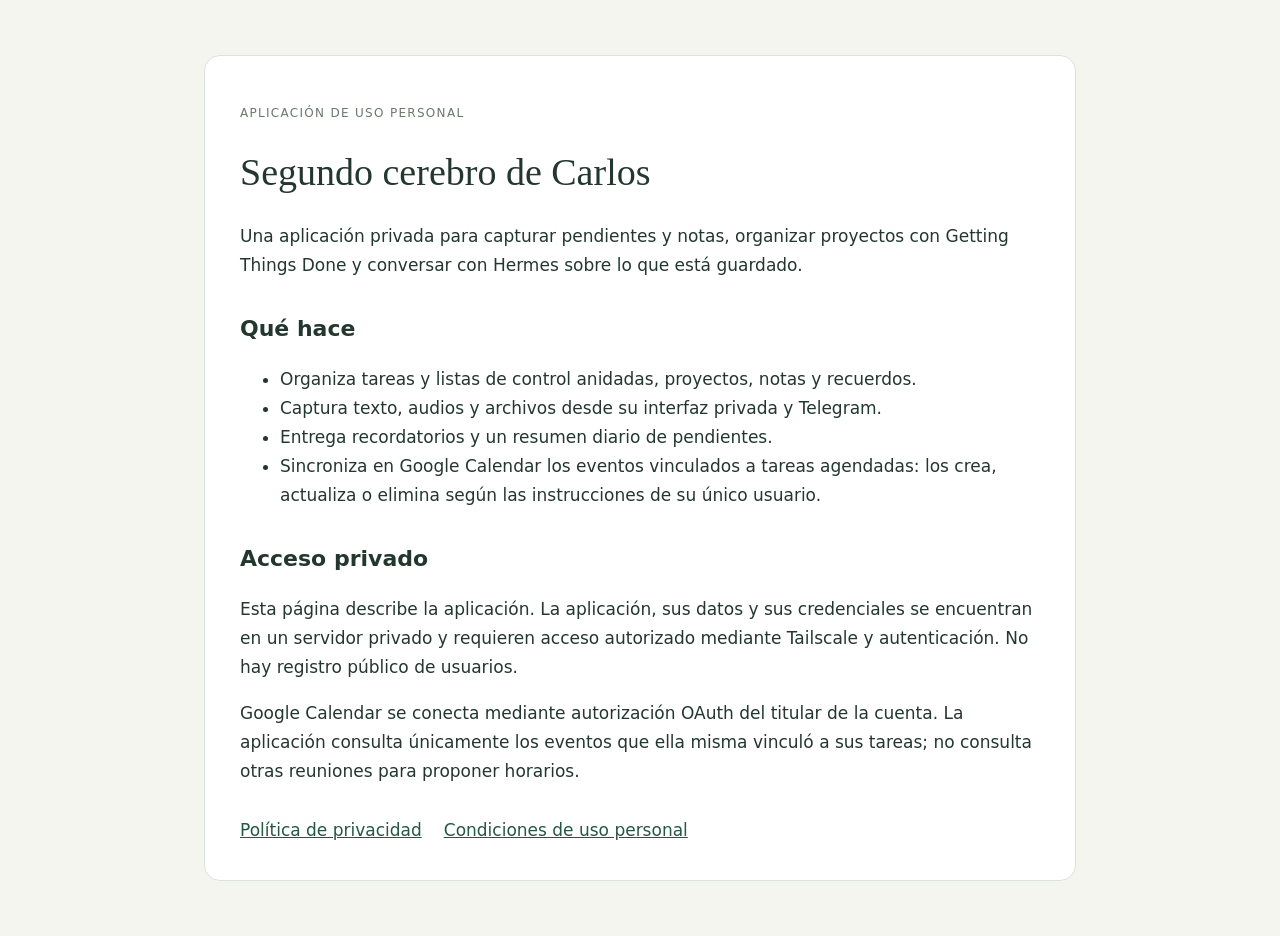
<file: index.html>
<!doctype html><html lang="es"><head><meta charset="utf-8"><meta name="google-site-verification" content="sPuglnJ57RrNvyhqONNkuu38eIUPDX5E0wIsq8T8lwk"><meta name="viewport" content="width=device-width,initial-scale=1"><title>Segundo cerebro de Carlos</title><link rel="stylesheet" href="style.css"></head><body><main><p class="eyebrow">APLICACIÓN DE USO PERSONAL</p><h1>Segundo cerebro de Carlos</h1><p>Una aplicación privada para capturar pendientes y notas, organizar proyectos con Getting Things Done y conversar con Hermes sobre lo que está guardado.</p><h2>Qué hace</h2><ul><li>Organiza tareas y listas de control anidadas, proyectos, notas y recuerdos.</li><li>Captura texto, audios y archivos desde su interfaz privada y Telegram.</li><li>Entrega recordatorios y un resumen diario de pendientes.</li><li>Sincroniza en Google Calendar los eventos vinculados a tareas agendadas: los crea, actualiza o elimina según las instrucciones de su único usuario.</li></ul><h2>Acceso privado</h2><p>Esta página describe la aplicación. La aplicación, sus datos y sus credenciales se encuentran en un servidor privado y requieren acceso autorizado mediante Tailscale y autenticación. No hay registro público de usuarios.</p><p>Google Calendar se conecta mediante autorización OAuth del titular de la cuenta. La aplicación consulta únicamente los eventos que ella misma vinculó a sus tareas; no consulta otras reuniones para proponer horarios.</p><nav><a href="privacy.html">Política de privacidad</a><a href="terms.html">Condiciones de uso personal</a></nav></main></body></html>
</file>
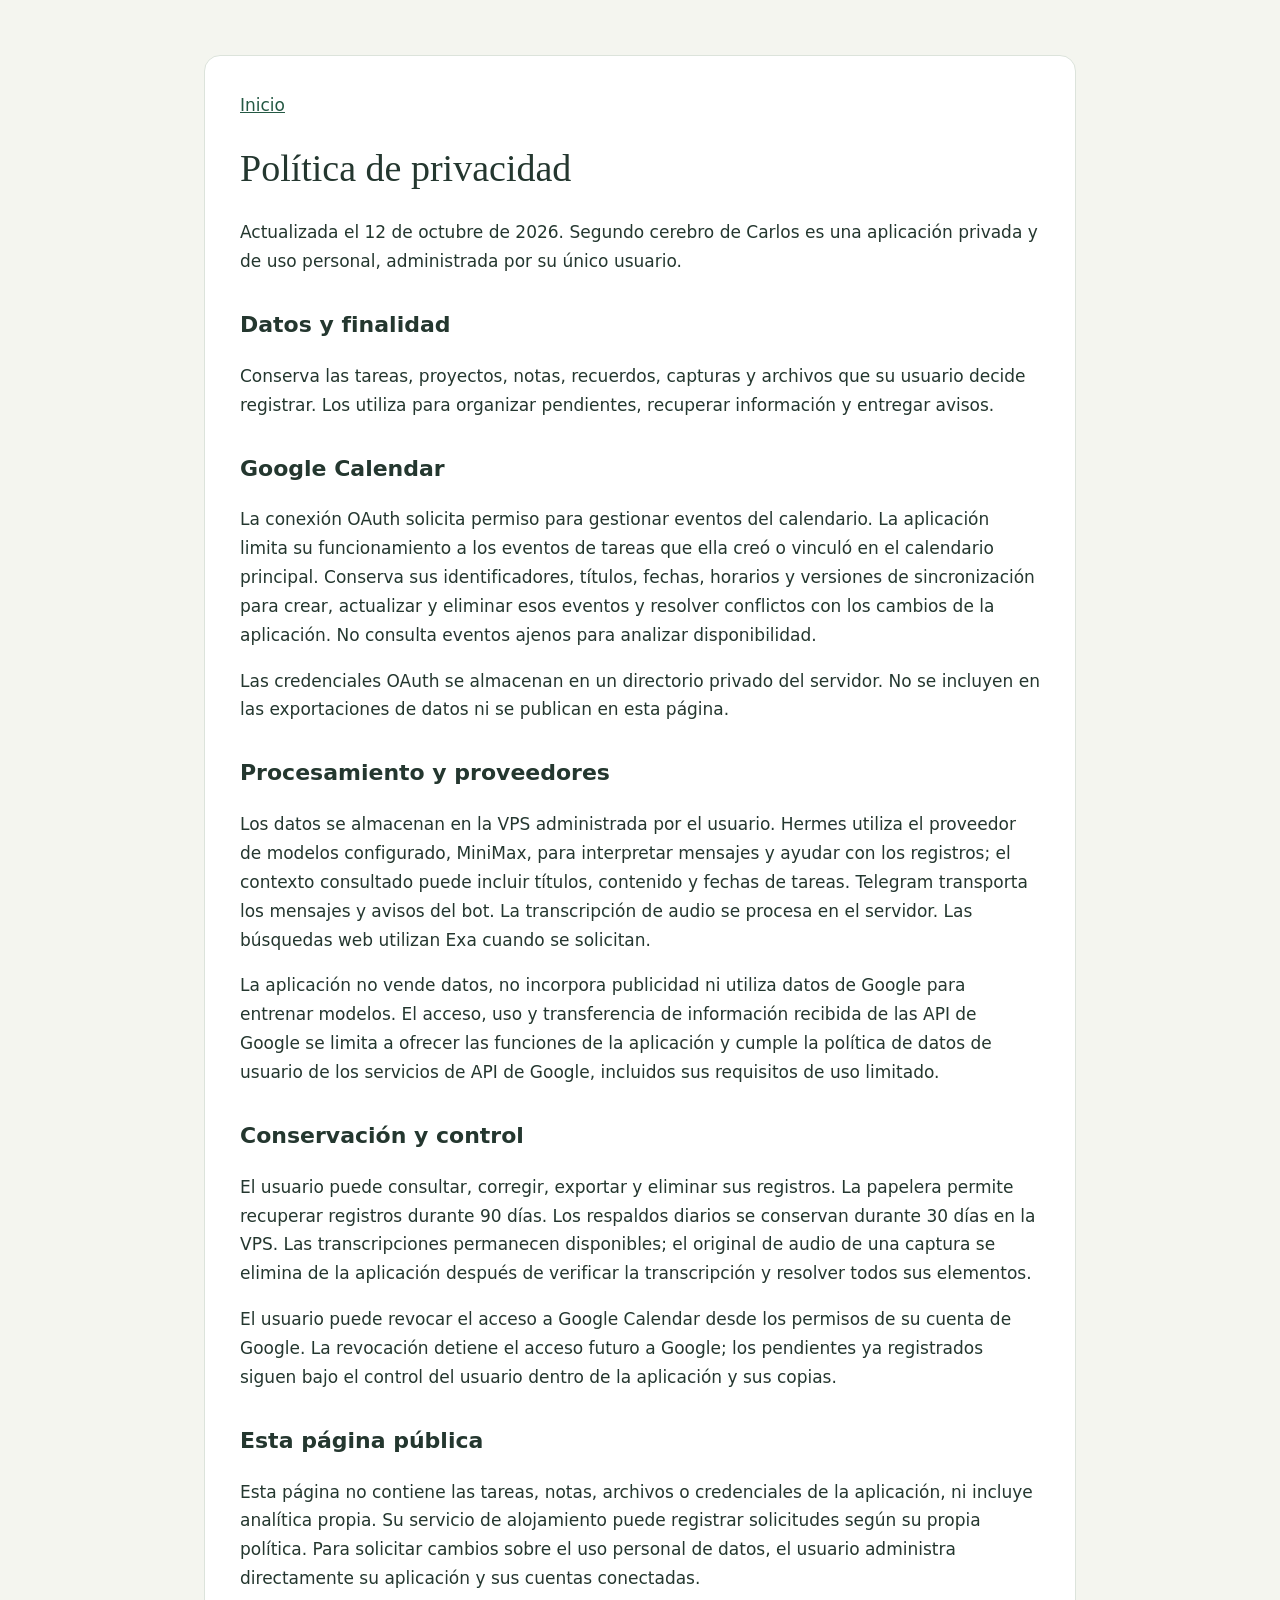
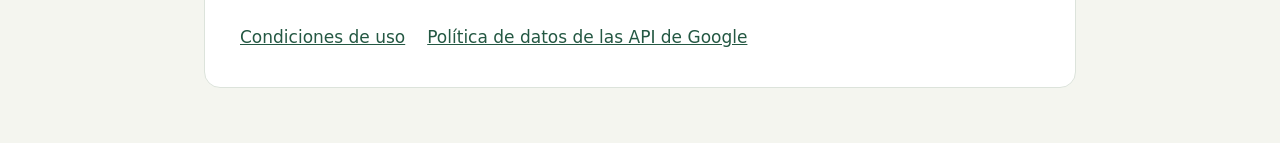
<file: privacy.html>
<!doctype html><html lang="es"><head><meta charset="utf-8"><meta name="viewport" content="width=device-width,initial-scale=1"><title>Privacidad · Segundo cerebro de Carlos</title><link rel="stylesheet" href="style.css"></head><body><main><a href="index.html">Inicio</a><h1>Política de privacidad</h1><p>Actualizada el 12 de octubre de 2026. Segundo cerebro de Carlos es una aplicación privada y de uso personal, administrada por su único usuario.</p><h2>Datos y finalidad</h2><p>Conserva las tareas, proyectos, notas, recuerdos, capturas y archivos que su usuario decide registrar. Los utiliza para organizar pendientes, recuperar información y entregar avisos.</p><h2>Google Calendar</h2><p>La conexión OAuth solicita permiso para gestionar eventos del calendario. La aplicación limita su funcionamiento a los eventos de tareas que ella creó o vinculó en el calendario principal. Conserva sus identificadores, títulos, fechas, horarios y versiones de sincronización para crear, actualizar y eliminar esos eventos y resolver conflictos con los cambios de la aplicación. No consulta eventos ajenos para analizar disponibilidad.</p><p>Las credenciales OAuth se almacenan en un directorio privado del servidor. No se incluyen en las exportaciones de datos ni se publican en esta página.</p><h2>Procesamiento y proveedores</h2><p>Los datos se almacenan en la VPS administrada por el usuario. Hermes utiliza el proveedor de modelos configurado, MiniMax, para interpretar mensajes y ayudar con los registros; el contexto consultado puede incluir títulos, contenido y fechas de tareas. Telegram transporta los mensajes y avisos del bot. La transcripción de audio se procesa en el servidor. Las búsquedas web utilizan Exa cuando se solicitan.</p><p>La aplicación no vende datos, no incorpora publicidad ni utiliza datos de Google para entrenar modelos. El acceso, uso y transferencia de información recibida de las API de Google se limita a ofrecer las funciones de la aplicación y cumple la política de datos de usuario de los servicios de API de Google, incluidos sus requisitos de uso limitado.</p><h2>Conservación y control</h2><p>El usuario puede consultar, corregir, exportar y eliminar sus registros. La papelera permite recuperar registros durante 90 días. Los respaldos diarios se conservan durante 30 días en la VPS. Las transcripciones permanecen disponibles; el original de audio de una captura se elimina de la aplicación después de verificar la transcripción y resolver todos sus elementos.</p><p>El usuario puede revocar el acceso a Google Calendar desde los permisos de su cuenta de Google. La revocación detiene el acceso futuro a Google; los pendientes ya registrados siguen bajo el control del usuario dentro de la aplicación y sus copias.</p><h2>Esta página pública</h2><p>Esta página no contiene las tareas, notas, archivos o credenciales de la aplicación, ni incluye analítica propia. Su servicio de alojamiento puede registrar solicitudes según su propia política. Para solicitar cambios sobre el uso personal de datos, el usuario administra directamente su aplicación y sus cuentas conectadas.</p><nav><a href="terms.html">Condiciones de uso</a><a href="https://developers.google.com/terms/api-services-user-data-policy">Política de datos de las API de Google</a></nav></main></body></html>
</file>
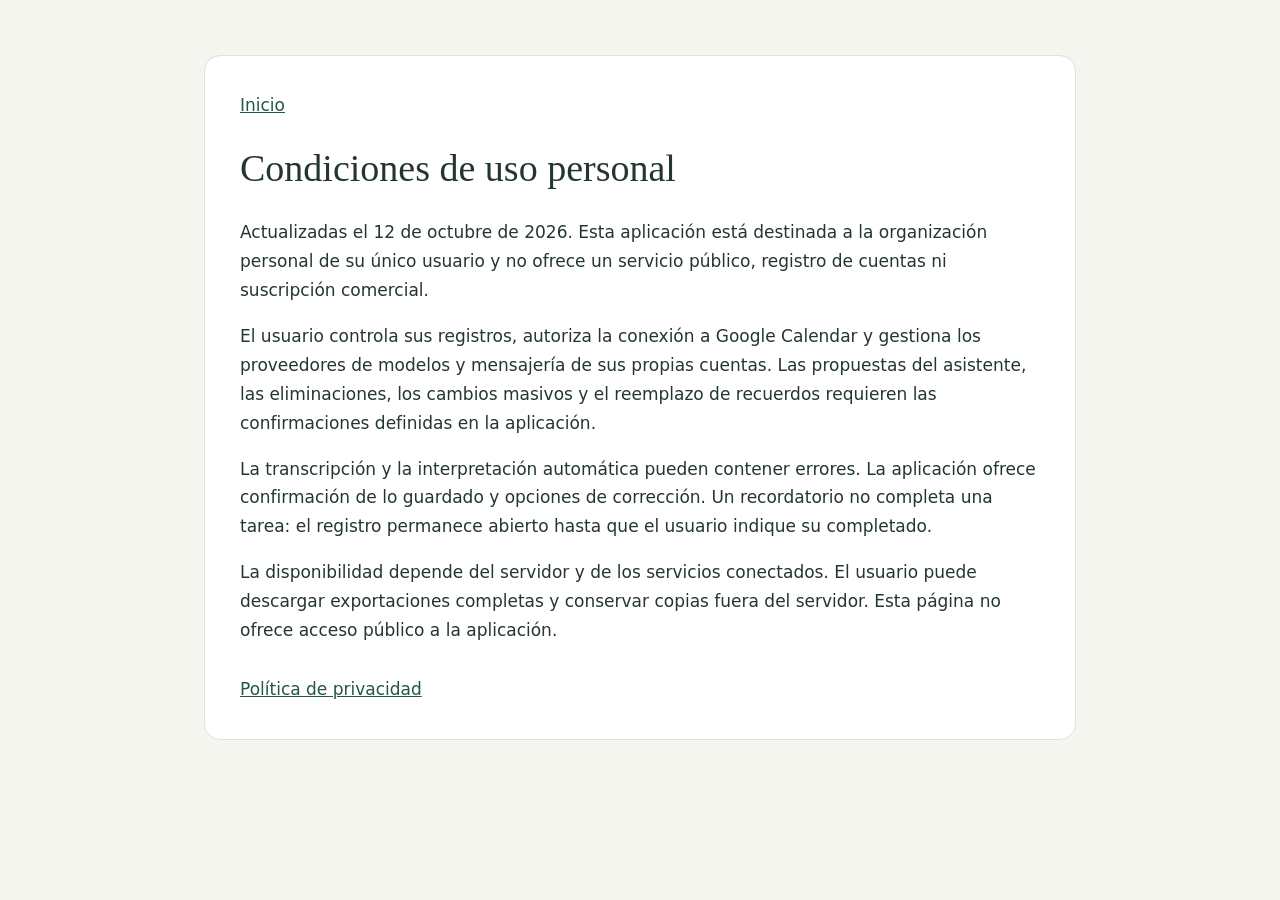
<file: terms.html>
<!doctype html><html lang="es"><head><meta charset="utf-8"><meta name="viewport" content="width=device-width,initial-scale=1"><title>Condiciones · Segundo cerebro de Carlos</title><link rel="stylesheet" href="style.css"></head><body><main><a href="index.html">Inicio</a><h1>Condiciones de uso personal</h1><p>Actualizadas el 12 de octubre de 2026. Esta aplicación está destinada a la organización personal de su único usuario y no ofrece un servicio público, registro de cuentas ni suscripción comercial.</p><p>El usuario controla sus registros, autoriza la conexión a Google Calendar y gestiona los proveedores de modelos y mensajería de sus propias cuentas. Las propuestas del asistente, las eliminaciones, los cambios masivos y el reemplazo de recuerdos requieren las confirmaciones definidas en la aplicación.</p><p>La transcripción y la interpretación automática pueden contener errores. La aplicación ofrece confirmación de lo guardado y opciones de corrección. Un recordatorio no completa una tarea: el registro permanece abierto hasta que el usuario indique su completado.</p><p>La disponibilidad depende del servidor y de los servicios conectados. El usuario puede descargar exportaciones completas y conservar copias fuera del servidor. Esta página no ofrece acceso público a la aplicación.</p><nav><a href="privacy.html">Política de privacidad</a></nav></main></body></html>
</file>
<file: style.css>
body{margin:0;background:#f4f5ef;color:#24372f;font:17px/1.7 system-ui,sans-serif}main{max-width:800px;margin:55px auto;padding:35px;background:white;border:1px solid #dce3db;border-radius:16px}h1{font:38px Georgia,serif;line-height:1.25}h2{font-size:22px;margin-top:30px}a{color:#245843}nav{display:flex;flex-wrap:wrap;gap:22px;margin-top:30px}.eyebrow{font-size:12px;letter-spacing:1.3px;color:#6a786e}@media(max-width:760px){main{margin:18px;padding:24px}h1{font-size:30px}}
</file>
